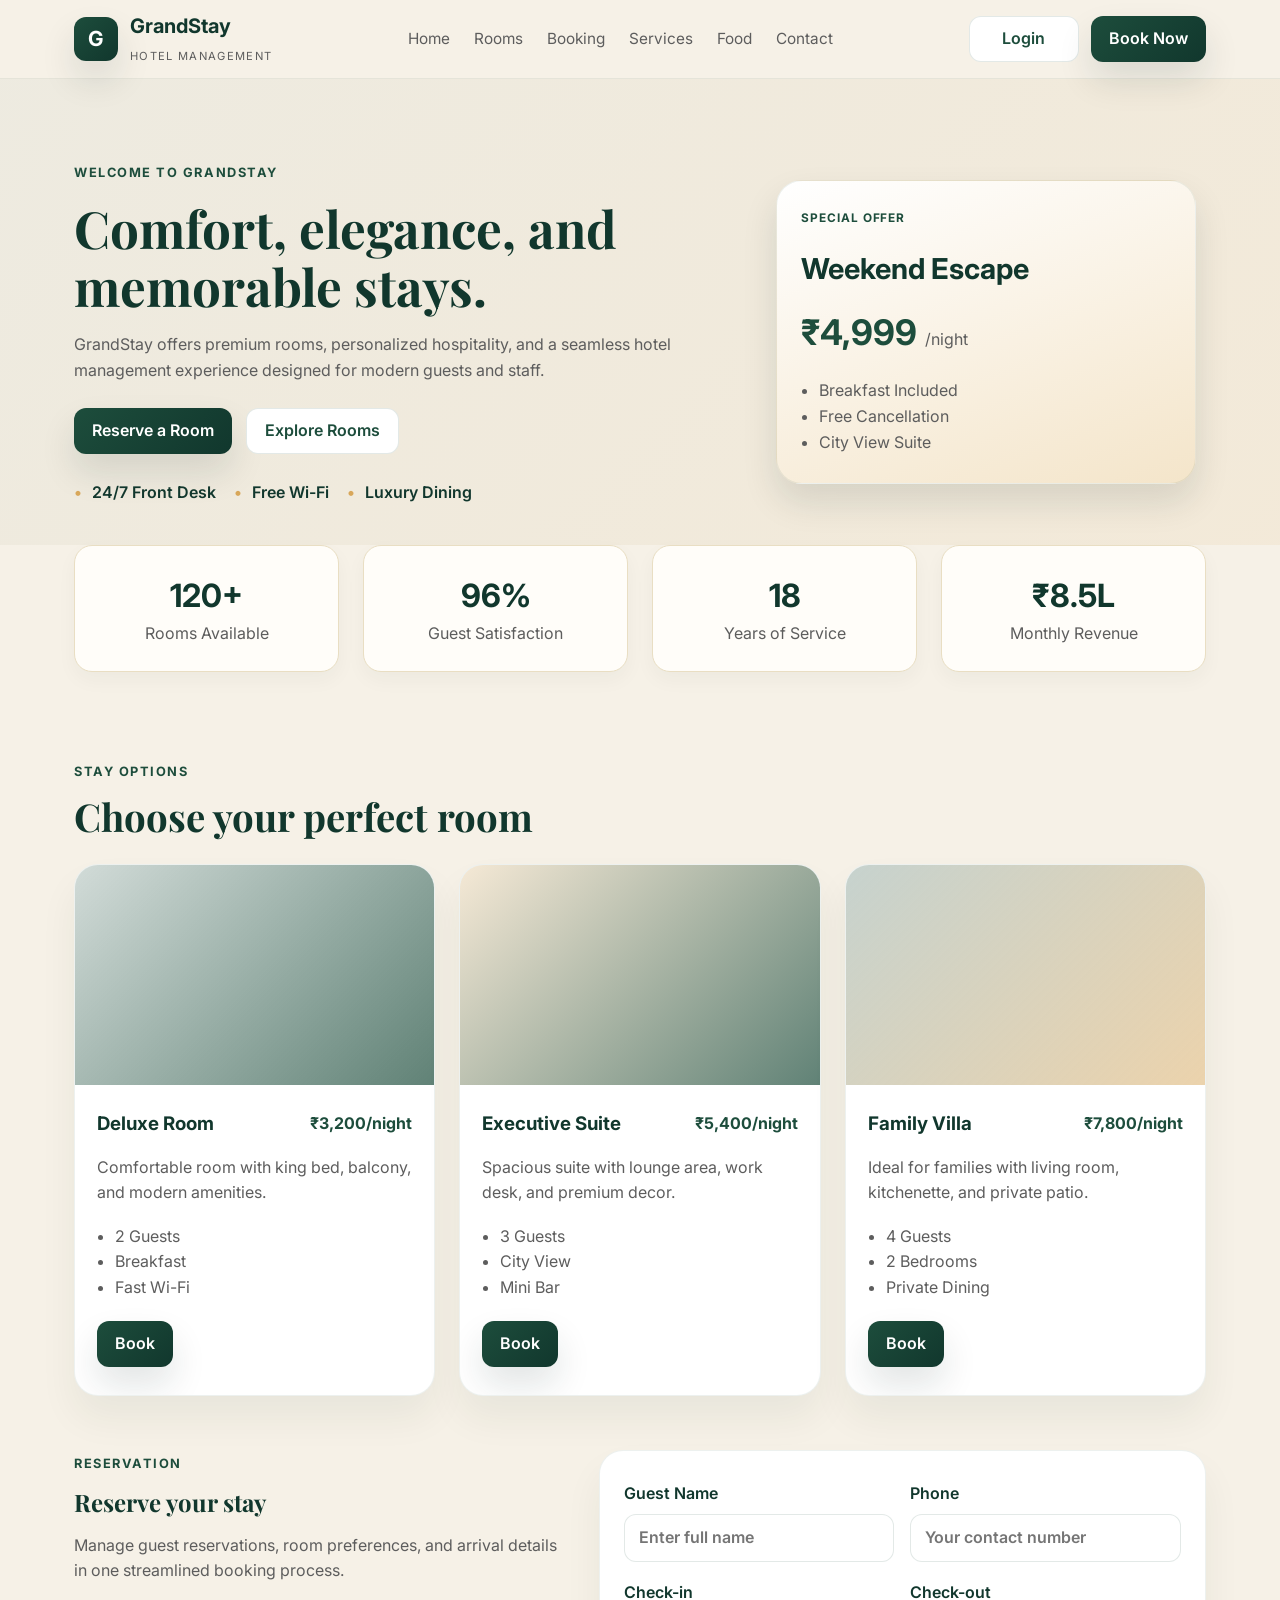
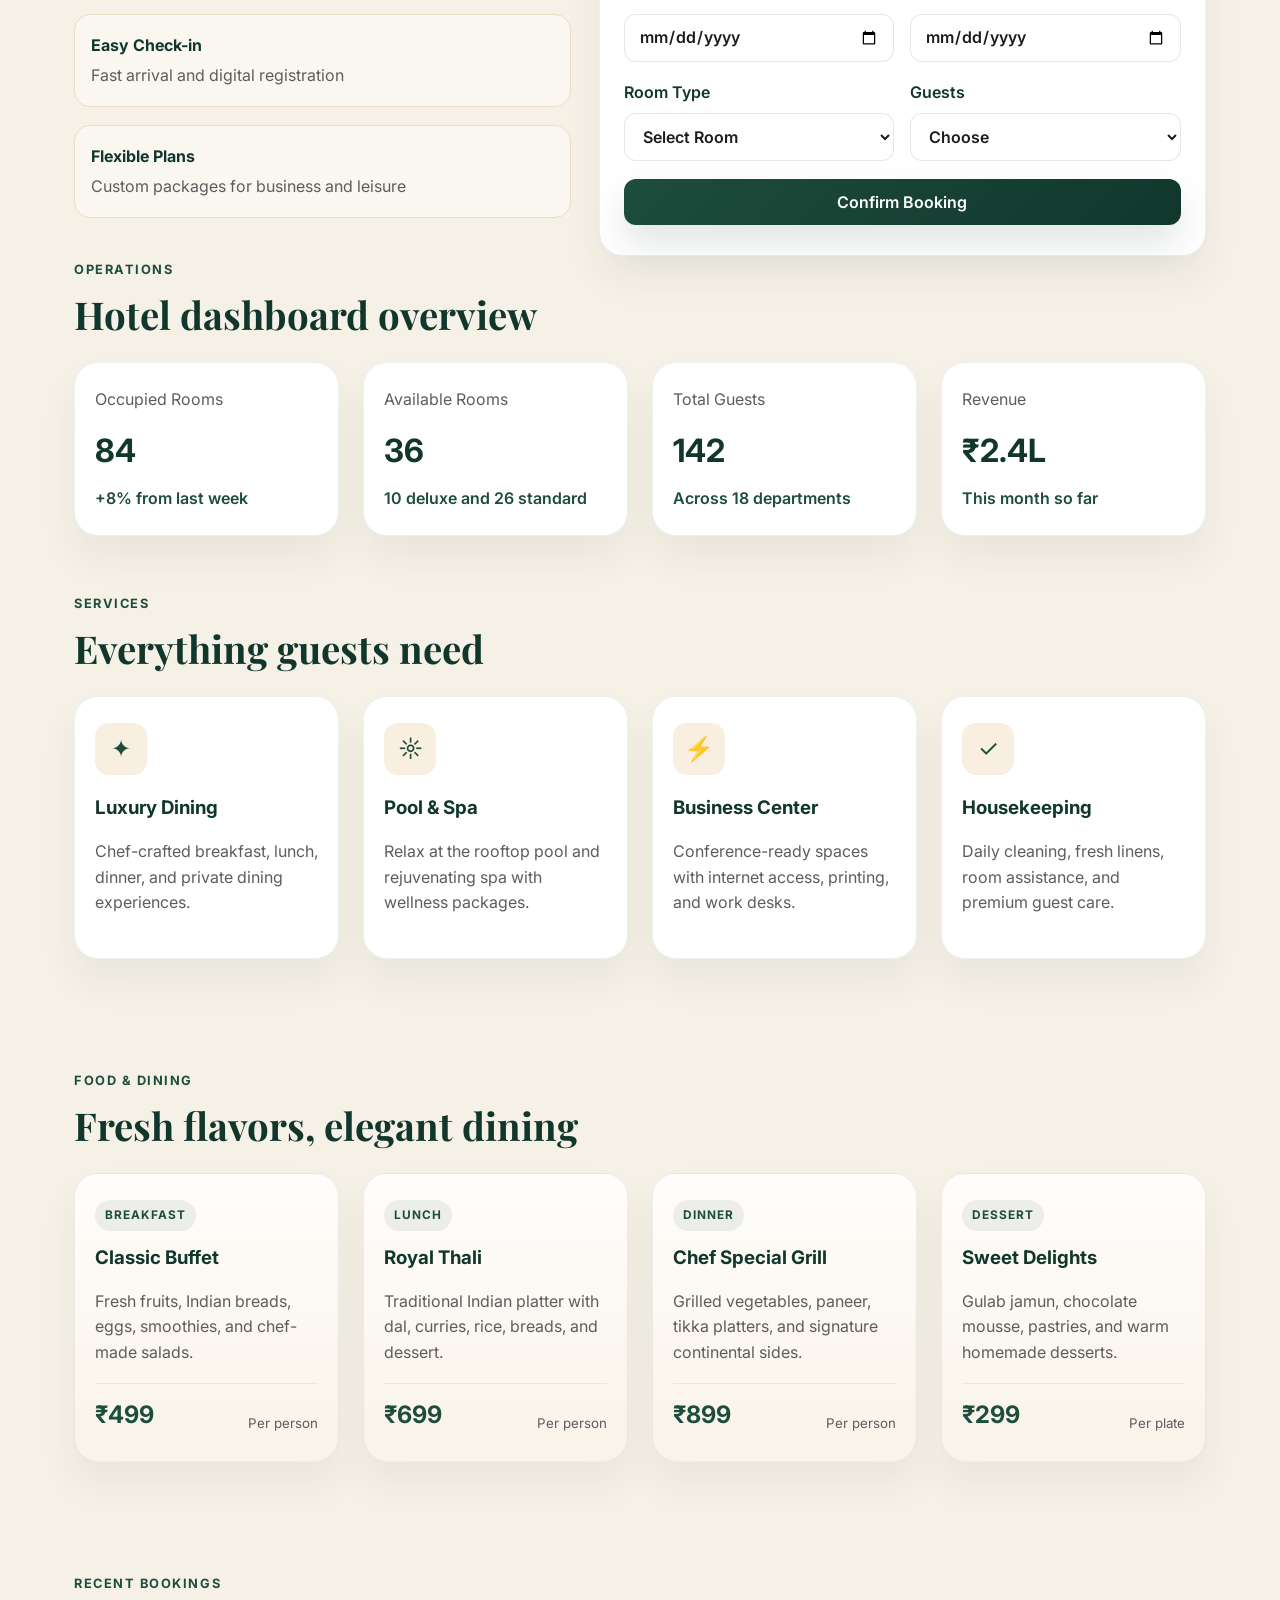
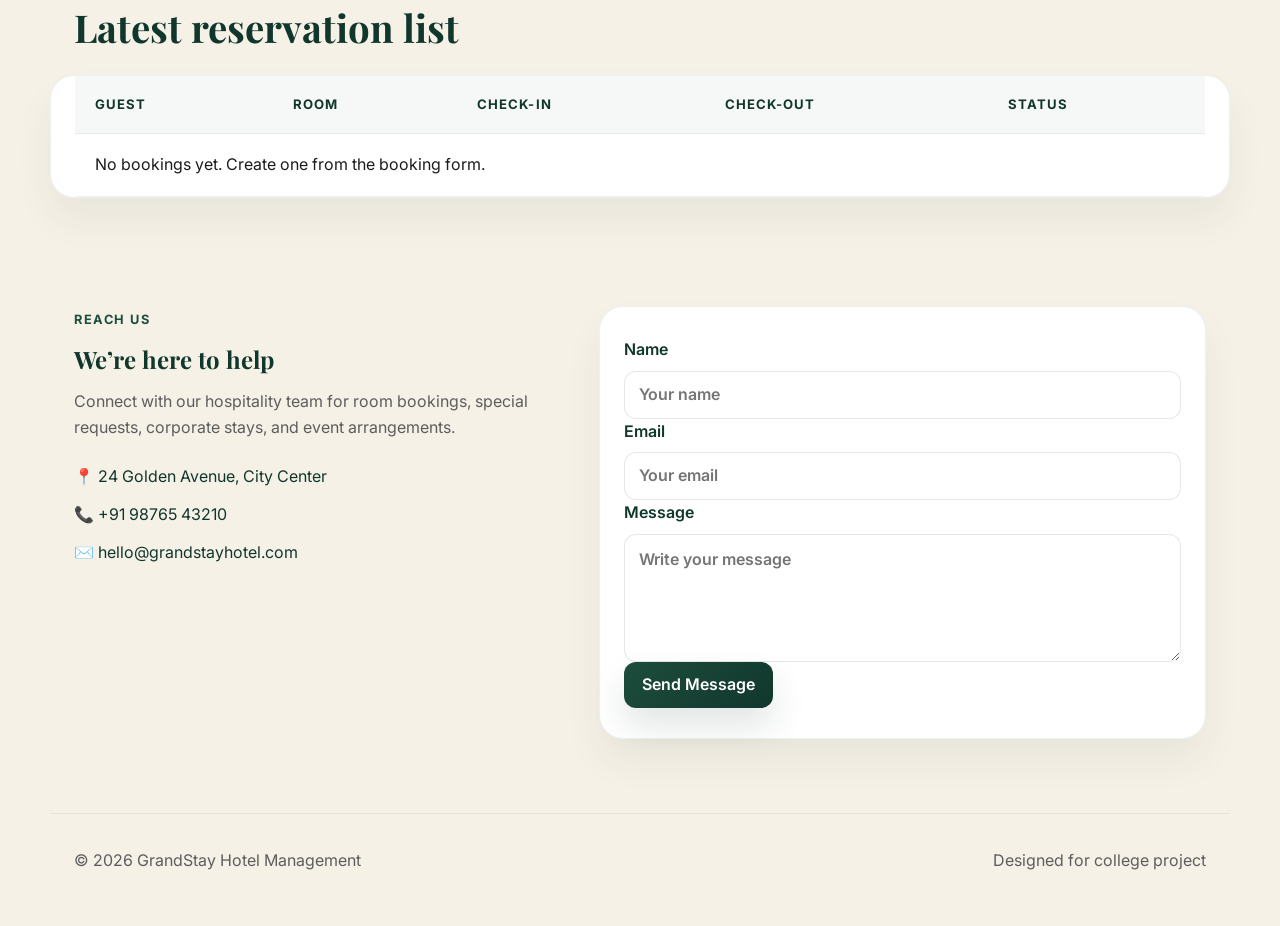
<file: index.html>
<!DOCTYPE html>
<html lang="en">
  <head>
    <meta charset="UTF-8" />
    <meta name="viewport" content="width=device-width, initial-scale=1.0" />
    <title>GrandStay Hotel | Hotel Management</title>
    <meta
      name="description"
      content="GrandStay Hotel management website for college project featuring rooms, booking, services, food, and bookings."
    />
    <link rel="preconnect" href="https://fonts.googleapis.com" />
    <link rel="preconnect" href="https://fonts.gstatic.com" crossorigin />
    <link
      href="https://fonts.googleapis.com/css2?family=Playfair+Display:wght@600;700&family=Inter:wght@400;500;600;700&display=swap"
      rel="stylesheet"
    />
    <link rel="stylesheet" href="style.css" />
  </head>
  <body>
    <header class="site-header">
      <div class="container nav-wrap">
        <div class="brand">
          <div class="brand-mark">G</div>
          <div>
            <p class="brand-name">GrandStay</p>
            <span class="brand-tag">Hotel Management</span>
          </div>
        </div>

        <nav class="main-nav" aria-label="Main navigation">
          <a href="#home">Home</a>
          <a href="#rooms">Rooms</a>
          <a href="#booking">Booking</a>
          <a href="#services">Services</a>
          <a href="#food">Food</a>
          <a href="#contact">Contact</a>
        </nav>

        <div class="nav-actions">
          <a href="auth/login-register.php" class="btn btn-secondary login-btn">Login</a>
          <a href="#booking" class="btn btn-primary">Book Now</a>
        </div>
      </div>
    </header>

    <main>
      <section class="hero" id="home">
        <div class="container hero-grid">
          <div class="hero-copy">
            <span class="eyebrow">Welcome to GrandStay</span>
            <h1>Comfort, elegance, and memorable stays.</h1>
            <p>
              GrandStay offers premium rooms, personalized hospitality, and a
              seamless hotel management experience designed for modern guests and
              staff.
            </p>
            <div class="hero-actions">
              <a href="#booking" class="btn btn-primary">Reserve a Room</a>
              <a href="#rooms" class="btn btn-secondary">Explore Rooms</a>
            </div>
            <ul class="hero-highlights">
              <li>24/7 Front Desk</li>
              <li>Free Wi-Fi</li>
              <li>Luxury Dining</li>
            </ul>
          </div>

          <div class="hero-panel">
            <div class="booking-mini-card">
              <p class="mini-label">Special Offer</p>
              <h3>Weekend Escape</h3>
              <div class="mini-price-row">
                <span class="price">₹4,999</span>
                <span class="per-night">/night</span>
              </div>
              <ul>
                <li>Breakfast Included</li>
                <li>Free Cancellation</li>
                <li>City View Suite</li>
              </ul>
            </div>
          </div>
        </div>
      </section>

      <section class="stats">
        <div class="container stats-grid">
          <div class="stat-box">
            <strong>120+</strong>
            <span>Rooms Available</span>
          </div>
          <div class="stat-box">
            <strong>96%</strong>
            <span>Guest Satisfaction</span>
          </div>
          <div class="stat-box">
            <strong>18</strong>
            <span>Years of Service</span>
          </div>
          <div class="stat-box">
            <strong>₹8.5L</strong>
            <span>Monthly Revenue</span>
          </div>
        </div>
      </section>

      <section class="rooms" id="rooms">
        <div class="container section-heading">
          <span class="eyebrow">Stay Options</span>
          <h2>Choose your perfect room</h2>
        </div>

        <div class="container room-grid">
          <article class="room-card">
            <div class="room-image room-one"></div>
            <div class="room-content">
              <div class="room-topline">
                <h3>Deluxe Room</h3>
                <span>₹3,200/night</span>
              </div>
              <p>Comfortable room with king bed, balcony, and modern amenities.</p>
              <ul>
                <li>2 Guests</li>
                <li>Breakfast</li>
                <li>Fast Wi-Fi</li>
              </ul>
              <button class="btn btn-primary room-select" type="button">Book</button>
            </div>
          </article>

          <article class="room-card">
            <div class="room-image room-two"></div>
            <div class="room-content">
              <div class="room-topline">
                <h3>Executive Suite</h3>
                <span>₹5,400/night</span>
              </div>
              <p>Spacious suite with lounge area, work desk, and premium decor.</p>
              <ul>
                <li>3 Guests</li>
                <li>City View</li>
                <li>Mini Bar</li>
              </ul>
              <button class="btn btn-primary room-select" type="button">Book</button>
            </div>
          </article>

          <article class="room-card">
            <div class="room-image room-three"></div>
            <div class="room-content">
              <div class="room-topline">
                <h3>Family Villa</h3>
                <span>₹7,800/night</span>
              </div>
              <p>Ideal for families with living room, kitchenette, and private patio.</p>
              <ul>
                <li>4 Guests</li>
                <li>2 Bedrooms</li>
                <li>Private Dining</li>
              </ul>
              <button class="btn btn-primary room-select" type="button">Book</button>
            </div>
          </article>
        </div>
      </section>

      <section class="booking" id="booking">
        <div class="container booking-grid">
          <div class="booking-intro">
            <span class="eyebrow">Reservation</span>
            <h2>Reserve your stay</h2>
            <p>
              Manage guest reservations, room preferences, and arrival details in one
              streamlined booking process.
            </p>
            <div class="booking-notes">
              <div>
                <strong>Easy Check-in</strong>
                <span>Fast arrival and digital registration</span>
              </div>
              <div>
                <strong>Flexible Plans</strong>
                <span>Custom packages for business and leisure</span>
              </div>
            </div>
          </div>

          <form id="bookingForm" class="booking-form">
            <div class="form-row">
              <label>
                Guest Name
                <input type="text" id="guestName" placeholder="Enter full name" required />
              </label>
              <label>
                Phone
                <input type="tel" id="guestPhone" placeholder="Your contact number" required />
              </label>
            </div>

            <div class="form-row">
              <label>
                Check-in
                <input type="date" id="checkIn" required />
              </label>
              <label>
                Check-out
                <input type="date" id="checkOut" required />
              </label>
            </div>

            <div class="form-row">
              <label>
                Room Type
                <select id="roomType" required>
                  <option value="">Select Room</option>
                  <option value="Deluxe Room">Deluxe Room</option>
                  <option value="Executive Suite">Executive Suite</option>
                  <option value="Family Villa">Family Villa</option>
                </select>
              </label>
              <label>
                Guests
                <select id="guestCount" required>
                  <option value="">Choose</option>
                  <option value="1">1 Guest</option>
                  <option value="2">2 Guests</option>
                  <option value="3">3 Guests</option>
                  <option value="4">4 Guests</option>
                </select>
              </label>
            </div>

            <button type="submit" class="btn btn-primary btn-block">Confirm Booking</button>
          </form>
        </div>
      </section>

      <section class="dashboard" aria-label="Hotel operation dashboard">
        <div class="container section-heading">
          <span class="eyebrow">Operations</span>
          <h2>Hotel dashboard overview</h2>
        </div>
        <div class="container dashboard-grid">
          <div class="dashboard-card">
            <p>Occupied Rooms</p>
            <h3>84</h3>
            <span>+8% from last week</span>
          </div>
          <div class="dashboard-card">
            <p>Available Rooms</p>
            <h3>36</h3>
            <span>10 deluxe and 26 standard</span>
          </div>
          <div class="dashboard-card">
            <p>Total Guests</p>
            <h3>142</h3>
            <span>Across 18 departments</span>
          </div>
          <div class="dashboard-card">
            <p>Revenue</p>
            <h3>₹2.4L</h3>
            <span>This month so far</span>
          </div>
        </div>
      </section>

      <section class="services" id="services">
        <div class="container section-heading">
          <span class="eyebrow">Services</span>
          <h2>Everything guests need</h2>
        </div>

        <div class="container service-grid">
          <div class="service-card">
            <div class="service-icon">✦</div>
            <h3>Luxury Dining</h3>
            <p>Chef-crafted breakfast, lunch, dinner, and private dining experiences.</p>
          </div>
          <div class="service-card">
            <div class="service-icon">☼</div>
            <h3>Pool & Spa</h3>
            <p>Relax at the rooftop pool and rejuvenating spa with wellness packages.</p>
          </div>
          <div class="service-card">
            <div class="service-icon">⚡</div>
            <h3>Business Center</h3>
            <p>Conference-ready spaces with internet access, printing, and work desks.</p>
          </div>
          <div class="service-card">
            <div class="service-icon">✓</div>
            <h3>Housekeeping</h3>
            <p>Daily cleaning, fresh linens, room assistance, and premium guest care.</p>
          </div>
        </div>
      </section>

      <section class="food" id="food">
        <div class="container section-heading">
          <span class="eyebrow">Food & Dining</span>
          <h2>Fresh flavors, elegant dining</h2>
        </div>

        <div class="container food-grid">
          <article class="food-card">
            <div class="food-tag">Breakfast</div>
            <h3>Classic Buffet</h3>
            <p>Fresh fruits, Indian breads, eggs, smoothies, and chef-made salads.</p>
            <div class="food-meta">
              <span>₹499</span>
              <small>Per person</small>
            </div>
          </article>

          <article class="food-card">
            <div class="food-tag">Lunch</div>
            <h3>Royal Thali</h3>
            <p>Traditional Indian platter with dal, curries, rice, breads, and dessert.</p>
            <div class="food-meta">
              <span>₹699</span>
              <small>Per person</small>
            </div>
          </article>

          <article class="food-card">
            <div class="food-tag">Dinner</div>
            <h3>Chef Special Grill</h3>
            <p>Grilled vegetables, paneer, tikka platters, and signature continental sides.</p>
            <div class="food-meta">
              <span>₹899</span>
              <small>Per person</small>
            </div>
          </article>

          <article class="food-card">
            <div class="food-tag">Dessert</div>
            <h3>Sweet Delights</h3>
            <p>Gulab jamun, chocolate mousse, pastries, and warm homemade desserts.</p>
            <div class="food-meta">
              <span>₹299</span>
              <small>Per plate</small>
            </div>
          </article>
        </div>
      </section>

      <section class="bookings-list">
        <div class="container section-heading">
          <span class="eyebrow">Recent Bookings</span>
          <h2>Latest reservation list</h2>
        </div>
        <div class="container table-wrap">
          <table>
            <thead>
              <tr>
                <th>Guest</th>
                <th>Room</th>
                <th>Check-in</th>
                <th>Check-out</th>
                <th>Status</th>
              </tr>
            </thead>
            <tbody id="bookingTableBody">
              <tr>
                <td>Riya Sharma</td>
                <td>Deluxe Room</td>
                <td>12 Aug</td>
                <td>15 Aug</td>
                <td><span class="status confirmed">Confirmed</span></td>
              </tr>
              <tr>
                <td>Arjun Mehta</td>
                <td>Executive Suite</td>
                <td>15 Aug</td>
                <td>18 Aug</td>
                <td><span class="status pending">Pending</span></td>
              </tr>
              <tr>
                <td>Neha Patel</td>
                <td>Family Villa</td>
                <td>20 Aug</td>
                <td>24 Aug</td>
                <td><span class="status confirmed">Confirmed</span></td>
              </tr>
            </tbody>
          </table>
        </div>
      </section>

      <section class="contact" id="contact">
        <div class="container contact-grid">
          <div class="contact-copy">
            <span class="eyebrow">Reach Us</span>
            <h2>We’re here to help</h2>
            <p>
              Connect with our hospitality team for room bookings, special requests,
              corporate stays, and event arrangements.
            </p>
            <ul>
              <li>📍 24 Golden Avenue, City Center</li>
              <li>📞 +91 98765 43210</li>
              <li>✉️ hello@grandstayhotel.com</li>
            </ul>
          </div>

          <form class="contact-form">
            <label>
              Name
              <input type="text" placeholder="Your name" />
            </label>
            <label>
              Email
              <input type="email" placeholder="Your email" />
            </label>
            <label>
              Message
              <textarea rows="4" placeholder="Write your message"></textarea>
            </label>
            <button type="submit" class="btn btn-primary">Send Message</button>
          </form>
        </div>
      </section>
    </main>

    <footer class="site-footer">
      <div class="container footer-wrap">
        <p>© 2026 GrandStay Hotel Management</p>
        <p>Designed for college project</p>
      </div>
    </footer>

    <script src="script.js"></script>
  </body>
</html>
</file>
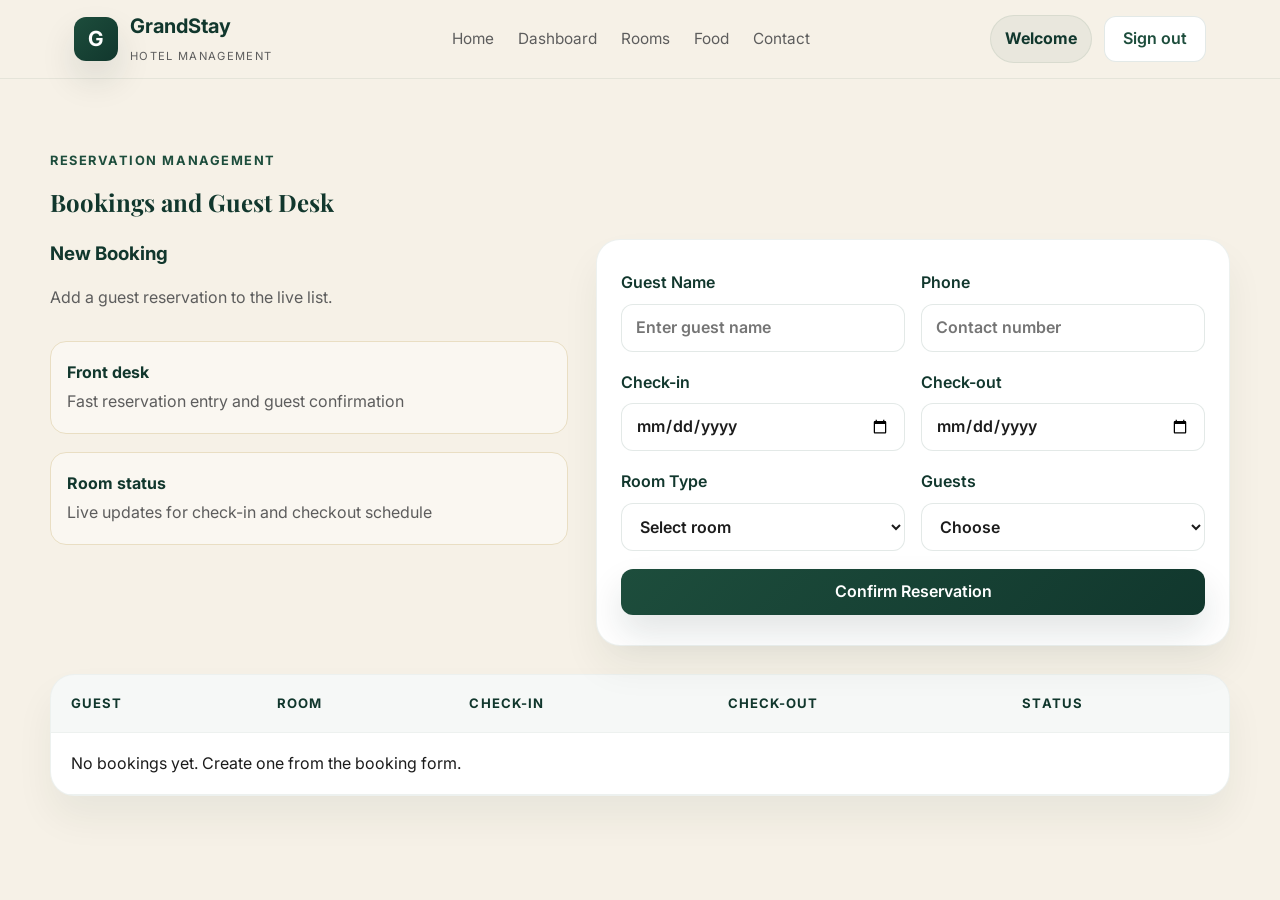
<file: bookings.html>
<!DOCTYPE html>
<html lang="en">
  <head>
    <meta charset="UTF-8" />
    <meta name="viewport" content="width=device-width, initial-scale=1.0" />
    <title>Bookings | GrandStay Hotel</title>
    <link rel="preconnect" href="https://fonts.googleapis.com" />
    <link rel="preconnect" href="https://fonts.gstatic.com" crossorigin />
    <link
      href="https://fonts.googleapis.com/css2?family=Playfair+Display:wght@600;700&family=Inter:wght@400;500;600;700&display=swap"
      rel="stylesheet"
    />
    <link rel="stylesheet" href="style.css" />
  </head>
  <body>
    <header class="site-header">
      <div class="container nav-wrap">
        <div class="brand">
          <div class="brand-mark">G</div>
          <div>
            <p class="brand-name">GrandStay</p>
            <span class="brand-tag">Hotel Management</span>
          </div>
        </div>

        <nav class="main-nav" aria-label="Main navigation">
          <a href="index.html">Home</a>
          <a href="dashboard.html">Dashboard</a>
          <a href="index.html#rooms">Rooms</a>
          <a href="index.html#food">Food</a>
          <a href="index.html#contact">Contact</a>
        </nav>

        <div class="nav-actions">
          <span class="user-chip" id="userDisplayName">Welcome</span>
          <button class="btn btn-secondary" id="signOutButton" type="button">Sign out</button>
        </div>
      </div>
    </header>

    <main class="container dashboard-layout">
      <div class="page-header">
        <span class="eyebrow">Reservation Management</span>
        <h2 style="margin: 10px 0 18px; font-family: 'Playfair Display', serif; color: var(--primary-dark);">Bookings and Guest Desk</h2>
      </div>

      <section class="booking-grid" style="margin-bottom: 28px;">
        <div class="booking-intro">
          <h3 style="margin: 0 0 12px; color: var(--primary-dark);">New Booking</h3>
          <p>Add a guest reservation to the live list.</p>
          <div class="booking-notes">
            <div>
              <strong>Front desk</strong>
              <span>Fast reservation entry and guest confirmation</span>
            </div>
            <div>
              <strong>Room status</strong>
              <span>Live updates for check-in and checkout schedule</span>
            </div>
          </div>
        </div>

        <form id="bookingForm" class="booking-form">
          <div class="form-row">
            <label>
              Guest Name
              <input type="text" id="guestName" placeholder="Enter guest name" required />
            </label>
            <label>
              Phone
              <input type="tel" id="guestPhone" placeholder="Contact number" required />
            </label>
          </div>

          <div class="form-row">
            <label>
              Check-in
              <input type="date" id="checkIn" required />
            </label>
            <label>
              Check-out
              <input type="date" id="checkOut" required />
            </label>
          </div>

          <div class="form-row">
            <label>
              Room Type
              <select id="roomType" required>
                <option value="">Select room</option>
                <option value="Deluxe Room">Deluxe Room</option>
                <option value="Executive Suite">Executive Suite</option>
                <option value="Family Villa">Family Villa</option>
              </select>
            </label>
            <label>
              Guests
              <select id="guestCount" required>
                <option value="">Choose</option>
                <option value="1">1 Guest</option>
                <option value="2">2 Guests</option>
                <option value="3">3 Guests</option>
                <option value="4">4 Guests</option>
              </select>
            </label>
          </div>

          <button type="submit" class="btn btn-primary btn-block">Confirm Reservation</button>
        </form>
      </section>

      <section>
        <div class="table-wrap">
          <table>
            <thead>
              <tr>
                <th>Guest</th>
                <th>Room</th>
                <th>Check-in</th>
                <th>Check-out</th>
                <th>Status</th>
              </tr>
            </thead>
            <tbody id="bookingTableBody">
              <tr>
                <td>Riya Sharma</td>
                <td>Deluxe Room</td>
                <td>12 Aug</td>
                <td>15 Aug</td>
                <td><span class="status confirmed">Confirmed</span></td>
              </tr>
            </tbody>
          </table>
        </div>
      </section>
    </main>

    <script src="script.js"></script>
  </body>
</html>
</file>
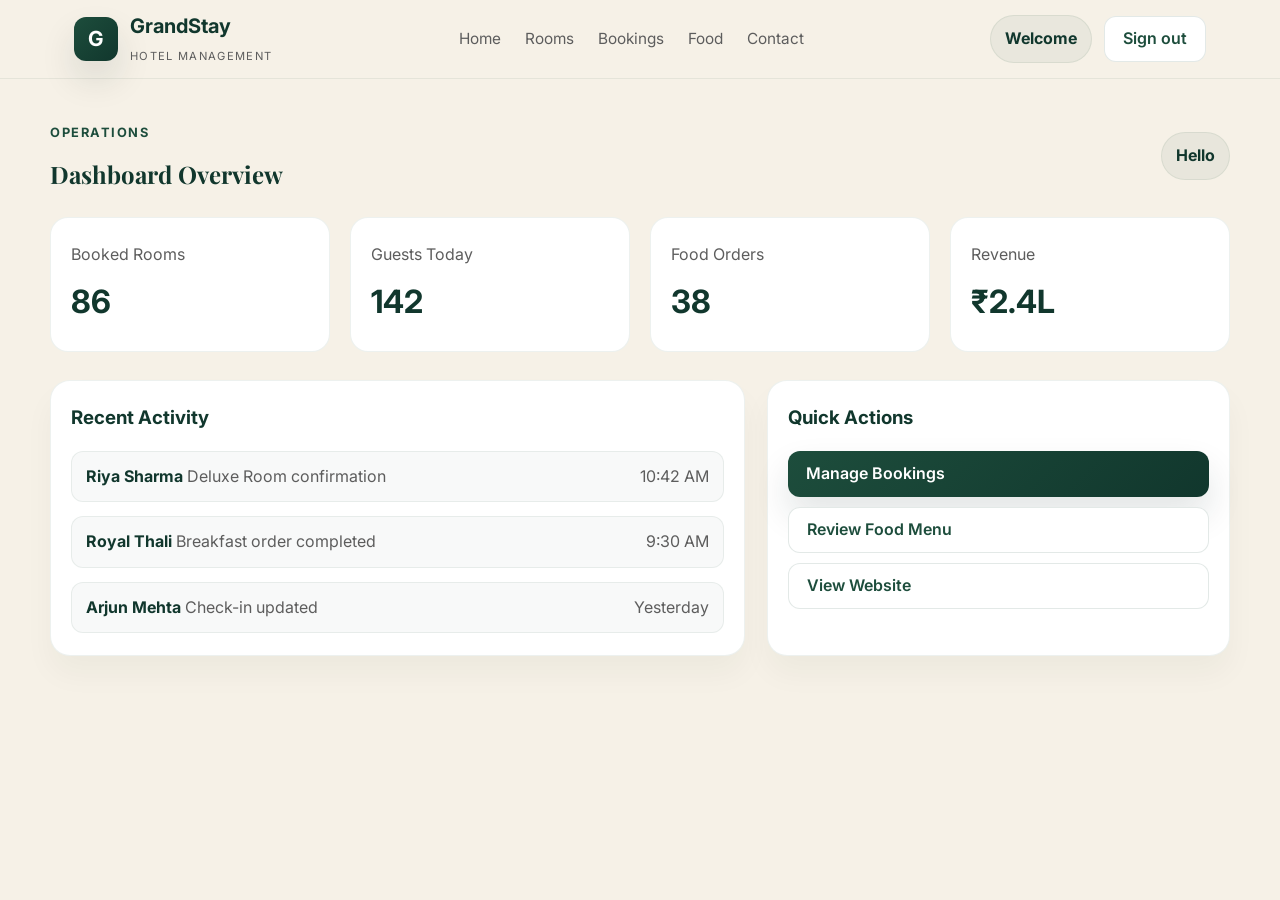
<file: dashboard.html>
<!DOCTYPE html>
<html lang="en">
  <head>
    <meta charset="UTF-8" />
    <meta name="viewport" content="width=device-width, initial-scale=1.0" />
    <title>Dashboard | GrandStay Hotel</title>
    <link rel="preconnect" href="https://fonts.googleapis.com" />
    <link rel="preconnect" href="https://fonts.gstatic.com" crossorigin />
    <link
      href="https://fonts.googleapis.com/css2?family=Playfair+Display:wght@600;700&family=Inter:wght@400;500;600;700&display=swap"
      rel="stylesheet"
    />
    <link rel="stylesheet" href="style.css" />
  </head>
  <body>
    <header class="site-header">
      <div class="container nav-wrap">
        <div class="brand">
          <div class="brand-mark">G</div>
          <div>
            <p class="brand-name">GrandStay</p>
            <span class="brand-tag">Hotel Management</span>
          </div>
        </div>

        <nav class="main-nav" aria-label="Main navigation">
          <a href="index.html">Home</a>
          <a href="index.html#rooms">Rooms</a>
          <a href="bookings.html">Bookings</a>
          <a href="index.html#food">Food</a>
          <a href="index.html#contact">Contact</a>
        </nav>

        <div class="nav-actions">
          <span class="user-chip" id="userDisplayName">Welcome</span>
          <button class="btn btn-secondary" id="signOutButton" type="button">Sign out</button>
        </div>
      </div>
    </header>

    <main class="container dashboard-layout">
      <div class="dashboard-header">
        <div>
          <span class="eyebrow">Operations</span>
          <h2 style="margin: 10px 0 0; font-family: 'Playfair Display', serif; color: var(--primary-dark);">Dashboard Overview</h2>
        </div>
        <div class="user-chip" id="dashboardGreeting">Hello</div>
      </div>

      <section class="summary-grid">
        <div class="summary-card">
          <p>Booked Rooms</p>
          <strong>86</strong>
        </div>
        <div class="summary-card">
          <p>Guests Today</p>
          <strong>142</strong>
        </div>
        <div class="summary-card">
          <p>Food Orders</p>
          <strong>38</strong>
        </div>
        <div class="summary-card">
          <p>Revenue</p>
          <strong>₹2.4L</strong>
        </div>
      </section>

      <section class="dashboard-panels">
        <div class="panel">
          <h3>Recent Activity</h3>
          <div class="activity-list">
            <div class="activity-item">
              <div>
                <strong>Riya Sharma</strong>
                <span>Deluxe Room confirmation</span>
              </div>
              <span>10:42 AM</span>
            </div>
            <div class="activity-item">
              <div>
                <strong>Royal Thali</strong>
                <span>Breakfast order completed</span>
              </div>
              <span>9:30 AM</span>
            </div>
            <div class="activity-item">
              <div>
                <strong>Arjun Mehta</strong>
                <span>Check-in updated</span>
              </div>
              <span>Yesterday</span>
            </div>
          </div>
        </div>

        <div class="panel">
          <h3>Quick Actions</h3>
          <div class="quick-actions">
            <a href="bookings.html" class="btn btn-primary">Manage Bookings</a>
            <a href="index.html#food" class="btn btn-secondary">Review Food Menu</a>
            <a href="index.html" class="btn btn-secondary">View Website</a>
          </div>
        </div>
      </section>
    </main>

    <script src="script.js"></script>
  </body>
</html>
</file>
<file: style.css>
:root {
  --bg: #f6f1e7;
  --panel: #fffdf9;
  --card: #ffffff;
  --primary: #1d4d3c;
  --primary-dark: #11372d;
  --secondary: #d8a75a;
  --secondary-soft: #f2d7a7;
  --text: #1c1c1c;
  --muted: #5d5d5d;
  --border: #e9dec3;
  --shadow: 0 18px 35px rgba(18, 44, 38, 0.12);
  --danger: #b84d4d;
  --success: #2f7d5a;
  --warning: #c8892e;
}

* {
  box-sizing: border-box;
}

html {
  scroll-behavior: smooth;
}

body {
  margin: 0;
  font-family: "Inter", sans-serif;
  background: var(--bg);
  color: var(--text);
  line-height: 1.6;
}

a {
  color: inherit;
  text-decoration: none;
}

img {
  max-width: 100%;
  display: block;
}

button,
input,
select,
textarea {
  font: inherit;
}

.container {
  max-width: 1180px;
  margin: 0 auto;
  padding: 0 24px;
}

.site-header {
  position: sticky;
  top: 0;
  z-index: 100;
  background: rgba(246, 241, 231, 0.95);
  backdrop-filter: blur(14px);
  border-bottom: 1px solid rgba(29, 77, 60, 0.08);
}

.nav-wrap {
  display: flex;
  align-items: center;
  justify-content: space-between;
  gap: 22px;
  min-height: 78px;
}

.brand {
  display: flex;
  align-items: center;
  gap: 12px;
}

.brand-mark {
  width: 44px;
  height: 44px;
  display: grid;
  place-items: center;
  background: linear-gradient(135deg, var(--primary), var(--primary-dark));
  color: white;
  font-weight: 700;
  border-radius: 12px;
  font-size: 1.3rem;
  box-shadow: var(--shadow);
}

.brand-name {
  margin: 0;
  font-size: 1.25rem;
  font-weight: 700;
  color: var(--primary-dark);
}

.brand-tag {
  font-size: 0.7rem;
  letter-spacing: 0.12em;
  text-transform: uppercase;
  color: var(--muted);
}

.main-nav {
  display: flex;
  align-items: center;
  gap: 24px;
  color: var(--muted);
  font-size: 0.96rem;
}

.main-nav a {
  transition: color 0.2s ease;
}

.main-nav a:hover {
  color: var(--primary);
}

.nav-actions {
  display: flex;
  align-items: center;
  gap: 12px;
}

.btn {
  display: inline-flex;
  align-items: center;
  justify-content: center;
  min-height: 46px;
  border: none;
  border-radius: 12px;
  padding: 0 18px;
  font-weight: 600;
  cursor: pointer;
  transition: transform 0.2s ease, box-shadow 0.2s ease;
}

.btn:hover {
  transform: translateY(-1px);
}

.btn-primary {
  background: linear-gradient(135deg, var(--primary), var(--primary-dark));
  color: #fff;
  box-shadow: var(--shadow);
}

.btn-secondary {
  background: #fff;
  border: 1px solid rgba(29, 77, 60, 0.12);
  color: var(--primary);
}

.login-btn {
  min-width: 110px;
}

.btn-block {
  width: 100%;
}

.hero {
  position: relative;
  padding: 80px 0 40px;
  background: linear-gradient(135deg, rgba(29, 77, 60, 0.04), rgba(216, 167, 90, 0.1));
}

.hero-grid {
  display: grid;
  grid-template-columns: 1.2fr 0.8fr;
  gap: 32px;
  align-items: center;
}

.eyebrow {
  display: inline-flex;
  align-items: center;
  gap: 8px;
  font-size: 0.8rem;
  letter-spacing: 0.12em;
  text-transform: uppercase;
  font-weight: 700;
  color: var(--primary);
}

.hero-copy h1,
.section-heading h2,
.booking-intro h2,
.contact-copy h2 {
  margin: 14px 0 16px;
  font-family: "Playfair Display", serif;
  line-height: 1.15;
  color: var(--primary-dark);
}

.hero-copy h1 {
  font-size: clamp(2.6rem, 4vw, 4.4rem);
  max-width: 600px;
}

.hero-copy p,
.booking-intro p,
.contact-copy p,
.service-card p,
.food-card p,
.room-content p {
  color: var(--muted);
}

.hero-actions {
  display: flex;
  flex-wrap: wrap;
  gap: 14px;
  margin-top: 24px;
}

.hero-highlights {
  list-style: none;
  display: flex;
  flex-wrap: wrap;
  gap: 18px;
  padding: 0;
  margin: 26px 0 0;
  color: var(--primary-dark);
  font-weight: 600;
}

.hero-highlights li::before {
  content: "•";
  color: var(--secondary);
  margin-right: 10px;
}

.hero-panel {
  display: flex;
  justify-content: center;
}

.booking-mini-card {
  width: min(100%, 420px);
  background: linear-gradient(160deg, var(--card), #f4e5ca);
  border: 1px solid rgba(29, 77, 60, 0.08);
  border-radius: 26px;
  padding: 28px 24px;
  box-shadow: var(--shadow);
}

.mini-label {
  margin: 0;
  color: var(--primary);
  text-transform: uppercase;
  letter-spacing: 0.08em;
  font-weight: 700;
  font-size: 0.74rem;
}

.booking-mini-card h3 {
  margin: 18px 0 12px;
  font-size: clamp(1.8rem, 2vw, 2.3rem);
  color: var(--primary-dark);
}

.mini-price-row {
  display: flex;
  align-items: baseline;
  gap: 8px;
  margin-bottom: 18px;
}

.price {
  font-size: 2.2rem;
  font-weight: 700;
  color: var(--primary);
}

.per-night {
  color: var(--muted);
}

.booking-mini-card ul,
.room-content ul,
.contact-copy ul {
  margin: 0;
  padding-left: 18px;
  color: var(--muted);
}

.stats {
  padding: 0 0 32px;
}

.stats-grid,
.dashboard-grid,
.service-grid,
.food-grid,
.room-grid {
  display: grid;
  gap: 24px;
}

.stats-grid {
  grid-template-columns: repeat(4, minmax(0, 1fr));
}

.stat-box {
  background: var(--panel);
  border: 1px solid var(--border);
  border-radius: 18px;
  text-align: center;
  padding: 24px 16px;
  box-shadow: 0 8px 20px rgba(17, 55, 45, 0.04);
}

.stat-box strong {
  display: block;
  font-size: 2rem;
  color: var(--primary-dark);
}

.stat-box span {
  color: var(--muted);
}

.section-heading {
  margin-bottom: 26px;
}

.section-heading h2 {
  font-size: clamp(2rem, 3vw, 3rem);
  margin-top: 10px;
}

.rooms,
.services,
.food,
.bookings-list,
.contact {
  padding: 54px 0;
}

.room-grid {
  grid-template-columns: repeat(3, minmax(0, 1fr));
}

.room-card,
.service-card,
.food-card,
.dashboard-card,
.booking-form,
.contact-form,
.table-wrap,
.auth-panel {
  background: var(--card);
  border: 1px solid rgba(29, 77, 60, 0.08);
  border-radius: 24px;
  box-shadow: 0 22px 38px rgba(18, 44, 38, 0.06);
}

.room-card {
  overflow: hidden;
}

.room-image {
  height: 220px;
  background-size: cover;
  background-position: center;
}

.room-one {
  background: linear-gradient(135deg, rgba(29, 77, 60, 0.2), rgba(29, 77, 60, 0.7)), url('https://images.unsplash.com/photo-1505693416388-ac5ce068fe85?auto=format&fit=crop&w=1200&q=80') center/cover;
}

.room-two {
  background: linear-gradient(135deg, rgba(216, 167, 90, 0.25), rgba(29, 77, 60, 0.7)), url('https://images.unsplash.com/photo-1502672260266-1c1ef2d93688?auto=format&fit=crop&w=1200&q=80') center/cover;
}

.room-three {
  background: linear-gradient(135deg, rgba(29, 77, 60, 0.25), rgba(216, 167, 90, 0.5)), url('https://images.unsplash.com/photo-1494526585095-c41746248156?auto=format&fit=crop&w=1200&q=80') center/cover;
}

.room-content {
  padding: 24px 22px 28px;
}

.room-topline {
  display: flex;
  align-items: center;
  justify-content: space-between;
  gap: 10px;
}

.room-topline h3 {
  margin: 0;
  color: var(--primary-dark);
}

.room-topline span {
  font-weight: 700;
  color: var(--primary);
}

.room-content ul {
  margin: 18px 0 20px;
}

.booking-grid,
.contact-grid {
  display: grid;
  grid-template-columns: 0.9fr 1.1fr;
  gap: 28px;
  align-items: start;
}

.booking-notes {
  display: grid;
  gap: 18px;
  margin-top: 30px;
}

.booking-notes div {
  display: grid;
  gap: 4px;
  background: rgba(255, 255, 255, 0.4);
  border: 1px solid var(--border);
  border-radius: 16px;
  padding: 18px 16px;
}

.booking-notes strong {
  color: var(--primary-dark);
}

.booking-notes span {
  color: var(--muted);
}

.booking-form,
.contact-form {
  padding: 30px 24px;
}

.form-row {
  display: grid;
  grid-template-columns: repeat(2, minmax(0, 1fr));
  gap: 16px;
  margin-bottom: 18px;
}

label {
  display: grid;
  gap: 8px;
  font-weight: 600;
  color: var(--primary-dark);
}

input,
select,
textarea {
  width: 100%;
  min-height: 48px;
  border: 1px solid rgba(29, 77, 60, 0.12);
  border-radius: 12px;
  background: #fff;
  padding: 0 14px;
  color: var(--text);
}

textarea {
  min-height: 120px;
  resize: vertical;
  padding: 12px 14px;
}

.dashboard-grid {
  grid-template-columns: repeat(4, minmax(0, 1fr));
}

.dashboard-card {
  padding: 24px 20px;
}

.dashboard-card p {
  margin: 0 0 12px;
  color: var(--muted);
}

.dashboard-card h3 {
  margin: 0;
  font-size: clamp(2rem, 2.5vw, 2.5rem);
  color: var(--primary-dark);
}

.dashboard-card span {
  display: block;
  margin-top: 10px;
  color: var(--primary);
  font-weight: 600;
}

.service-grid,
.food-grid {
  grid-template-columns: repeat(4, minmax(0, 1fr));
}

.service-card,
.food-card {
  padding: 26px 20px;
}

.service-icon {
  width: 52px;
  height: 52px;
  display: grid;
  place-items: center;
  border-radius: 14px;
  background: rgba(216, 167, 90, 0.18);
  color: var(--primary);
  font-size: 1.5rem;
  margin-bottom: 18px;
}

.service-card h3,
.food-card h3 {
  margin: 0 0 10px;
  color: var(--primary-dark);
}

.food-card {
  position: relative;
  background: linear-gradient(180deg, #fffdfb 0%, #f9f3e9 100%);
}

.food-tag {
  display: inline-flex;
  background: rgba(29, 77, 60, 0.08);
  color: var(--primary);
  border-radius: 999px;
  padding: 6px 10px;
  font-size: 0.74rem;
  font-weight: 700;
  letter-spacing: 0.08em;
  text-transform: uppercase;
  margin-bottom: 12px;
}

.food-meta {
  display: flex;
  justify-content: space-between;
  align-items: end;
  margin-top: 18px;
  border-top: 1px solid rgba(29, 77, 60, 0.08);
  padding-top: 12px;
}

.food-meta span {
  font-size: 1.5rem;
  font-weight: 700;
  color: var(--primary);
}

.food-meta small {
  color: var(--muted);
}

.table-wrap {
  overflow: hidden;
}

table {
  width: 100%;
  border-collapse: collapse;
}

th,
td {
  padding: 18px 20px;
  text-align: left;
  border-bottom: 1px solid rgba(29, 77, 60, 0.08);
}

th {
  background: rgba(29, 77, 60, 0.04);
  color: var(--primary-dark);
  font-size: 0.82rem;
  letter-spacing: 0.08em;
  text-transform: uppercase;
}

.status {
  display: inline-flex;
  align-items: center;
  min-height: 34px;
  padding: 0 12px;
  border-radius: 999px;
  font-size: 0.8rem;
  font-weight: 700;
}

.status.confirmed {
  background: rgba(47, 125, 90, 0.12);
  color: var(--success);
}

.status.pending {
  background: rgba(200, 137, 46, 0.12);
  color: var(--warning);
}

.contact-copy ul {
  list-style: none;
  padding: 0;
  margin: 24px 0 0;
  display: grid;
  gap: 12px;
  color: var(--primary-dark);
}

.site-footer {
  padding: 20px 0 36px;
}

.footer-wrap {
  display: flex;
  align-items: center;
  justify-content: space-between;
  gap: 20px;
  padding-top: 18px;
  border-top: 1px solid rgba(29, 77, 60, 0.08);
  color: var(--muted);
}

.auth-shell {
  min-height: 100vh;
  display: grid;
  place-items: center;
  padding: 40px 18px;
  background: linear-gradient(135deg, rgba(29, 77, 60, 0.04), rgba(216, 167, 90, 0.12));
}

.auth-panel {
  width: min(100%, 840px);
  overflow: hidden;
}

.auth-grid {
  display: grid;
  grid-template-columns: 0.92fr 1.08fr;
}

.auth-side {
  background: linear-gradient(160deg, var(--primary-dark), var(--primary));
  color: rgba(255, 255, 255, 0.95);
  padding: 42px 28px;
}

.auth-side h1 {
  font-family: "Playfair Display", serif;
  font-size: clamp(2.2rem, 3vw, 3rem);
  margin: 0 0 14px;
}

.auth-side p {
  margin: 0 0 24px;
  color: rgba(255, 255, 255, 0.8);
}

.auth-side ul {
  list-style: none;
  margin: 0;
  padding: 0;
  display: grid;
  gap: 12px;
}

.auth-side li {
  display: flex;
  align-items: center;
  gap: 10px;
}

.auth-form-box {
  padding: 28px 26px 32px;
  background: var(--card);
}

.auth-tabs {
  display: inline-flex;
  background: rgba(29, 77, 60, 0.06);
  border-radius: 12px;
  padding: 6px;
  margin-bottom: 22px;
}

.auth-tab {
  border: none;
  background: transparent;
  color: var(--muted);
  padding: 10px 16px;
  border-radius: 10px;
  font-weight: 700;
  cursor: pointer;
}

.auth-tab.active {
  background: var(--primary);
  color: #fff;
}

.auth-forms {
  display: grid;
}

.auth-form {
  display: none;
}

.auth-form.active {
  display: block;
}

.auth-form .form-row {
  display: grid;
  grid-template-columns: 1fr;
  margin-bottom: 16px;
}

.auth-form .btn {
  margin-top: 8px;
}

.secure-note {
  margin-top: 18px;
  color: var(--muted);
  font-size: 0.9rem;
}

.dashboard-layout {
  padding: 40px 0 60px;
}

.dashboard-header {
  display: flex;
  align-items: center;
  justify-content: space-between;
  gap: 16px;
  margin-bottom: 24px;
}

.user-chip {
  background: rgba(29, 77, 60, 0.06);
  border: 1px solid rgba(29, 77, 60, 0.08);
  color: var(--primary-dark);
  border-radius: 999px;
  padding: 10px 14px;
  font-weight: 700;
}

.summary-grid {
  display: grid;
  grid-template-columns: repeat(4, minmax(0, 1fr));
  gap: 20px;
  margin-bottom: 28px;
}

.summary-card{
  background: var(--card);
  border: 1px solid rgba(29, 77, 60, 0.08);
  border-radius: 18px;
  padding: 24px 20px;
}

.summary-card p {
  margin: 0 0 8px;
  color: var(--muted);
}

.summary-card strong {
  display: block;
  font-size: 2rem;
  color: var(--primary-dark);
}

.dashboard-panels {
  display: grid;
  grid-template-columns: 1.2fr 0.8fr;
  gap: 22px;
}

.panel {
  background: var(--card);
  border: 1px solid rgba(29, 77, 60, 0.08);
  border-radius: 20px;
  padding: 22px 20px;
  box-shadow: 0 18px 30px rgba(18, 44, 38, 0.04);
}

.panel h3 {
  margin: 0 0 18px;
  color: var(--primary-dark);
}

.activity-list {
  display: grid;
  gap: 14px;
}

.activity-item {
  display: flex;
  justify-content: space-between;
  align-items: center;
  gap: 16px;
  background: rgba(29, 77, 60, 0.03);
  border: 1px solid rgba(29, 77, 60, 0.08);
  border-radius: 12px;
  padding: 12px 14px;
}

.activity-item strong {
  color: var(--primary-dark);
}

.activity-item span {
  color: var(--muted);
}

.quick-actions {
  display: grid;
  gap: 10px;
}

.quick-actions .btn {
  justify-content: flex-start;
}

.page-header {
  padding-top: 28px;
}

@media (max-width: 980px) {
  .main-nav {
    display: none;
  }

  .hero-grid,
  .booking-grid,
  .contact-grid,
  .auth-grid,
  .dashboard-panels {
    grid-template-columns: 1fr;
  }

  .stats-grid,
  .dashboard-grid,
  .service-grid,
  .food-grid,
  .room-grid,
  .summary-grid {
    grid-template-columns: repeat(2, minmax(0, 1fr));
  }
}

@media (max-width: 620px) {
  .nav-wrap,
  .footer-wrap,
  .dashboard-header {
    flex-direction: column;
    align-items: flex-start;
  }

  .nav-actions {
    width: 100%;
    justify-content: space-between;
  }

  .stats-grid,
  .dashboard-grid,
  .service-grid,
  .food-grid,
  .room-grid,
  .summary-grid,
  .form-row {
    grid-template-columns: 1fr;
  }

  .hero {
    padding-top: 56px;
  }

  .container {
    padding: 0 18px;
  }
}
</file>
